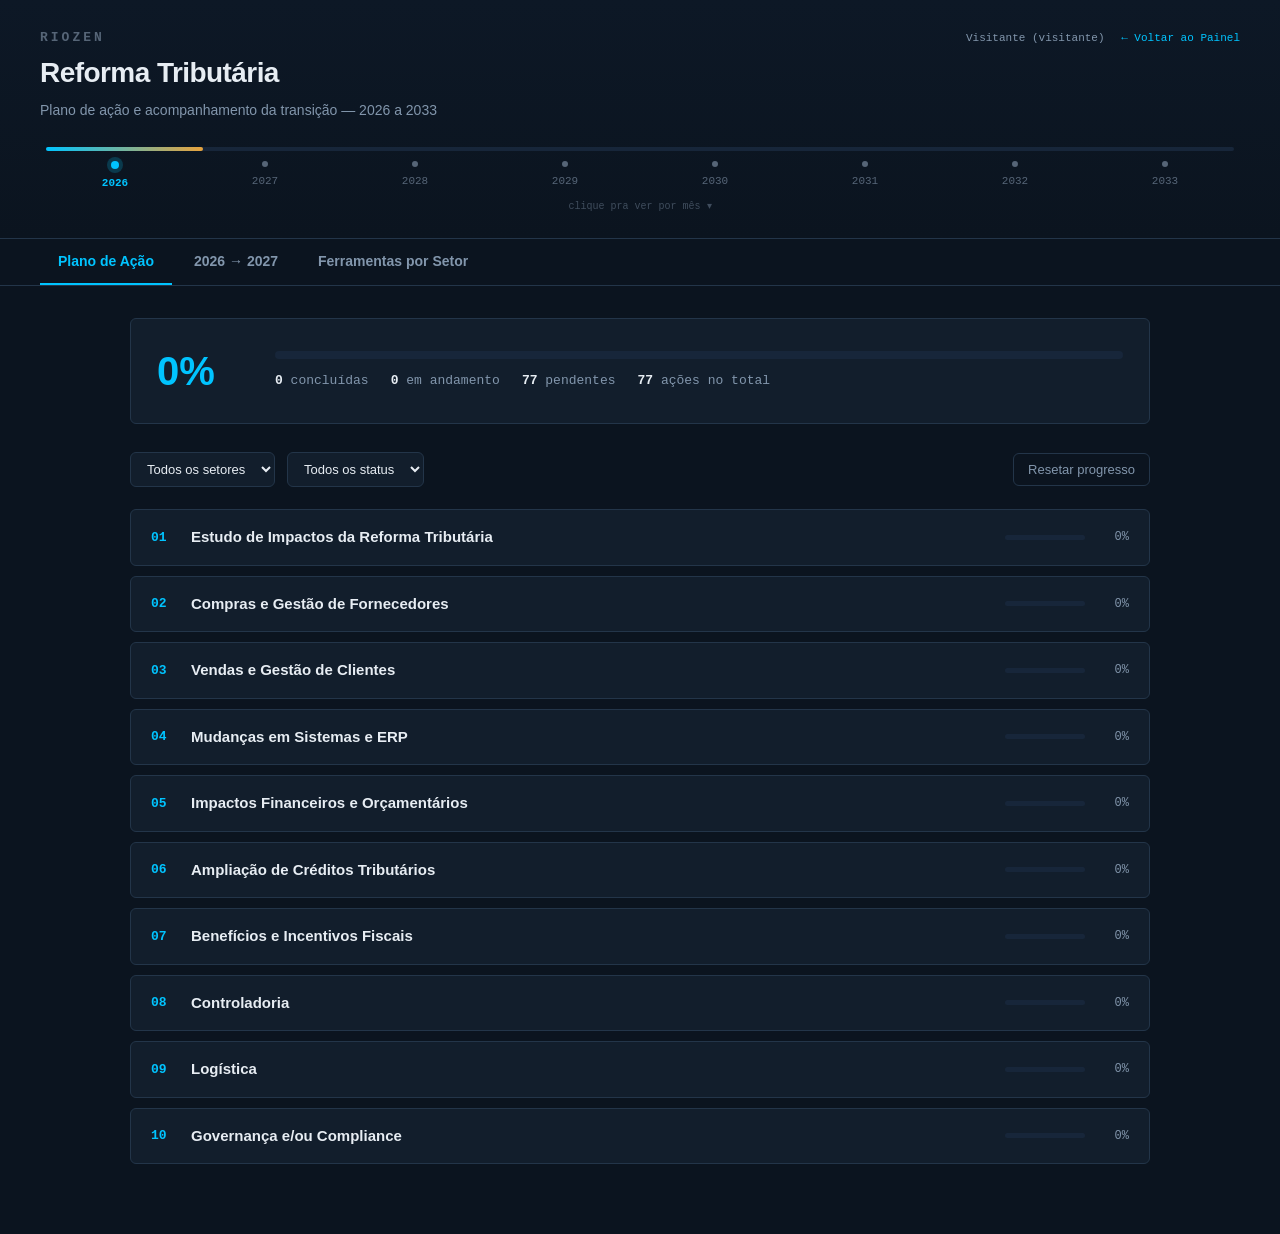
<file: reforma_tributaria.html>
<!DOCTYPE html>
<html lang="pt-BR">
<head>
<meta charset="UTF-8">
<meta name="viewport" content="width=device-width, initial-scale=1.0">
<title>Reforma Tributária — Riozen</title>
<link rel="stylesheet" href="style.css">
</head>
<body>

  <!-- ══════════════ CONTEÚDO (acesso direto, sem login) ══════════════ -->
  <div id="app-conteudo" style="display:none;">

  <header class="topo">
    <div class="topo-marca-linha">
      <div class="topo-marca"><span class="rz">RIOZEN</span></div>
      <div class="usuario-conectado">
        <span id="usuario-conectado-nome"></span>
        <a href="/" title="Voltar para o painel principal">← Voltar ao Painel</a>
      </div>
    </div>
    <h1>Reforma Tributária</h1>
    <p class="topo-sub">Plano de ação e acompanhamento da transição — 2026 a 2033</p>

    <div class="linha-tempo" id="linha-tempo-container" title="Clique pra ver por mês">
      <div class="linha-tempo-anos" id="linha-tempo-anos">
        <div class="linha-tempo-trilho">
          <div class="linha-tempo-progresso" id="progresso-anos"></div>
        </div>
        <div class="linha-tempo-marcos" id="marcos-anos">
          <span class="marco" data-ano="2026">2026</span>
          <span class="marco" data-ano="2027">2027</span>
          <span class="marco" data-ano="2028">2028</span>
          <span class="marco" data-ano="2029">2029</span>
          <span class="marco" data-ano="2030">2030</span>
          <span class="marco" data-ano="2031">2031</span>
          <span class="marco" data-ano="2032">2032</span>
          <span class="marco" data-ano="2033">2033</span>
        </div>
      </div>
      <div class="linha-tempo-meses" id="linha-tempo-meses" style="display:none;">
        <div class="linha-tempo-trilho">
          <div class="linha-tempo-progresso" id="progresso-meses"></div>
        </div>
        <div class="linha-tempo-marcos" id="marcos-meses"></div>
      </div>
      <p class="linha-tempo-dica" id="linha-tempo-dica">clique pra ver por mês ▾</p>
      <div class="linha-tempo-tooltip" id="linha-tempo-tooltip"></div>
    </div>
  </header>

  <nav class="abas-nav">
    <button class="aba-nav ativa" data-alvo="aba-plano">Plano de Ação</button>
    <button class="aba-nav" data-alvo="aba-2027">2026 → 2027</button>
    <button class="aba-nav" data-alvo="aba-setores">Ferramentas por Setor</button>
  </nav>

  <main>
    <section id="aba-plano" class="aba-conteudo ativa">

      <div class="resumo">
        <div class="resumo-pct" id="resumo-pct">0%</div>
        <div class="resumo-corpo">
          <div class="resumo-barra">
            <div class="resumo-barra-preenchida" id="resumo-barra-preenchida" style="width:0%"></div>
          </div>
          <div class="resumo-legendas">
            <span><b id="resumo-concluidas">0</b> concluídas</span>
            <span><b id="resumo-andamento">0</b> em andamento</span>
            <span><b id="resumo-pendentes">0</b> pendentes</span>
            <span><b id="resumo-total">0</b> ações no total</span>
          </div>
        </div>
      </div>

      <div class="filtros">
        <select id="filtro-setor"><option value="Todos">Todos os setores</option></select>
        <select id="filtro-status">
          <option value="Todos">Todos os status</option>
          <option value="Pendente">Pendente</option>
          <option value="Em Andamento">Em Andamento</option>
          <option value="Concluído">Concluído</option>
        </select>
        <button id="btn-resetar">Resetar progresso</button>
      </div>

      <div id="categorias"></div>

    </section>

    <section id="aba-2027" class="aba-conteudo">

      <div class="contador-caixa">
        <div class="contador-numero" id="contador-dias">—</div>
        <div class="contador-legenda">dias até 01/01/2027 — data em que o regime atual de PIS/COFINS<br>
          monofásico de veículos, autopeças e pneus deixa de valer</div>
      </div>

      <div class="ficha-secao destaque-mudanca">
        <h3>🔴 O QUE MUDA — CONFIRMADO</h3>
        <h4 class="subtitulo-card">PIS/COFINS Monofásico de Veículos, Autopeças e Pneus é revogado</h4>
        <p class="texto-corpo">
          A Lei nº 10.485/2002 (arts. 1º, 2º, 3º, 5º e 6º) — a mesma que usamos na Calculadora Fiscal pra
          calcular o PIS/COFINS de hoje — foi <b>revogada pela Lei Complementar nº 214/2025, com efeitos a
          partir de 01/01/2027</b>.
        </p>
        <p class="texto-corpo">
          Na prática: hoje, veículos, autopeças e pneus pagam PIS/COFINS num regime concentrado, com alíquotas
          específicas cobradas na fabricação/importação e 0% na revenda. A partir de 2027, esse regime deixa de
          existir — a tributação desses itens passa a seguir só o modelo novo (IBS/CBS), sem o PIS/COFINS
          separado que a Calculadora Fiscal mostra hoje na coluna "Hoje".
        </p>
      </div>

      <div class="ficha-secao destaque-pendente">
        <h3>🟢 ATUALIZAÇÃO — CBS 2027 JÁ TEM NÚMERO</h3>
        <h4 class="subtitulo-card">Alíquota de referência: IBS 0,10% + CBS 8,4%</h4>
        <p class="texto-corpo">
          Em 25/08/2026, checamos direto na API oficial da Receita Federal
          (piloto-cbs.tributos.gov.br) e o CBS de 2027 já aparece com número: <b>8,4%</b> — bem mais alto
          que o 0,9% de teste de 2026. O IBS continua em <b>0,05% (UF) + 0,05% (Município) = 0,10%</b>,
          igual já sabíamos pelo Informe Técnico 2025.002.
        </p>
        <p class="texto-corpo">
          Esse valor é oficialmente chamado de <b>"alíquota de referência"</b> (Art. 18 da LC 214/2025) —
          é o número que vale automaticamente se a União não legislar uma alíquota própria diferente pro
          CBS. Na prática, costuma ficar bem perto do que vira lei de verdade, mas ainda não é 100%
          definitivo. Vale conferir de novo mais perto de 2027.
        </p>
      </div>

      <div class="ficha-secao">
        <h3>AÇÕES DO PLANO LIGADAS A ESSA TRANSIÇÃO</h3>
        <div id="acoes-2027-lista"></div>
      </div>

      <div class="ficha-secao">
        <h3>SUGESTÕES DE PREPARAÇÃO (não é uma exigência formal — é um checklist prático)</h3>
        <div class="checklist-item">
          <span class="checklist-marca nao">☐</span>
          <span class="checklist-texto"><b>Mapear os itens que hoje usam o regime monofásico</b>
          <span>Levantar quais NCMs de veículos/autopeças/pneus a Riozen mais movimenta, usando a aba NCM do painel.</span></span>
        </div>
        <div class="checklist-item">
          <span class="checklist-marca nao">☐</span>
          <span class="checklist-texto"><b>Confirmar o cClassTrib de cada item</b>
          <span>Pra cada NCM importante, confirmar com o Fiscal qual cClassTrib vai se aplicar quando o monofásico sair.</span></span>
        </div>
        <div class="checklist-item">
          <span class="checklist-marca nao">☐</span>
          <span class="checklist-texto"><b>Revisar contratos com fornecedores</b>
          <span>Contratos que mencionem PIS/COFINS monofásico destacado precisam de cláusula de ajuste pra 2027.</span></span>
        </div>
        <div class="checklist-item">
          <span class="checklist-marca nao">☐</span>
          <span class="checklist-texto"><b>Simular o impacto nos itens mais vendidos</b>
          <span>Usar a Calculadora Fiscal (aba Ferramentas por Setor) item por item, pros produtos de maior giro.</span></span>
        </div>
        <div class="checklist-item">
          <span class="checklist-marca nao">☐</span>
          <span class="checklist-texto"><b>Confirmar com TI se o NBS já está preparado</b>
          <span>Sistema precisa parar de aplicar o monofásico e já estar apto a registrar pelo cClassTrib certo.</span></span>
        </div>
      </div>

    </section>

    <section id="aba-setores" class="aba-conteudo">
      <div id="setores-grid-view">
        <p class="topo-sub" style="margin-bottom:20px;">
          Cada setor vai ganhar sua própria ferramenta de apoio aqui, conforme formos desenvolvendo.
        </p>
        <div class="setores-grid">
          <div class="setor-card clicavel" data-ferramenta="fiscal"><h3>Fiscal</h3><p>Calculadora comparativa de carga tributária</p></div>
          <div class="setor-card clicavel" data-ferramenta="compras"><h3>Compras</h3><p>Comparador de custo líquido por fornecedor</p></div>
          <div class="setor-card clicavel" data-ferramenta="juridico"><h3>Jurídico</h3><p>Checklist — venda com isenção (taxista/PCD)</p></div>
          <div class="setor-card clicavel" data-ferramenta="comercial"><h3>Comercial</h3><p>Simulador de comissão</p></div>
          <div class="setor-card clicavel" data-ferramenta="pricing"><h3>Pricing</h3><p>Calculadora de formação de preço</p></div>
          <div class="setor-card clicavel" data-ferramenta="ti"><h3>TI</h3><p>Checklist técnico por documento fiscal</p></div>
          <div class="setor-card clicavel" data-ferramenta="financeiro"><h3>Financeiro</h3><p>Simulador de fluxo de caixa (split payment)</p></div>
          <div class="setor-card"><h3>RH</h3><p>Em construção</p></div>
          <div class="setor-card clicavel" data-ferramenta="controladoria"><h3>Controladoria</h3><p>Sugestão de plano de contas — CBS/IBS/IS</p></div>
          <div class="setor-card clicavel" data-ferramenta="logistica"><h3>Logística</h3><p>Por que a localização importa menos agora</p></div>
          <div class="setor-card clicavel" data-ferramenta="governanca"><h3>Governança</h3><p>Relatório de status pronto pra diretoria</p></div>
        </div>
      </div>

      <!-- ══════════ FISCAL — Calculadora Comparativa ══════════ -->
      <div id="ferramenta-fiscal" class="ferramenta-view" style="display:none;">
        <button class="btn-voltar-lista btn-voltar-setores">← Voltar pros setores</button>
        <h2 class="ferramenta-titulo">Calculadora Comparativa de Carga Tributária</h2>
        <p class="topo-sub">Compara o PIS/COFINS de hoje (veículos, autopeças e pneus) com o IBS/CBS da fase de
          teste de 2026. <b>Cobertura:</b> só os NCMs mapeados no regime monofásico da Lei 10.485/2002.</p>

        <div class="ficha-secao">
          <h3>1. VALOR DA OPERAÇÃO</h3>
          <input type="number" id="calc-fiscal-valor" class="input-ferramenta" placeholder="Valor de venda (R$)" min="0" step="0.01">
        </div>

        <div class="ficha-secao">
          <h3>2. NCM — REGIME DE HOJE</h3>
          <input type="text" id="calc-fiscal-ncm-busca" class="input-ferramenta" placeholder="Digite o NCM (com ou sem ponto) ou parte da descrição">
          <div id="calc-fiscal-ncm-lista" class="lista-resultados-compacta"></div>
          <div id="calc-fiscal-ncm-selecionado" class="selecionado-box"></div>
          <label class="rotulo-campo" style="margin-top:12px;">Situação do veículo/item</label>
          <select id="calc-fiscal-situacao" class="input-ferramenta">
            <option value="novo">Novo</option>
            <option value="usado">Usado (inclusive ex-test-drive/frota)</option>
          </select>
        </div>

        <div class="ficha-secao">
          <h3>3. cClassTrib — REGIME DA REFORMA (FASE DE TESTE 2026)</h3>
          <input type="text" id="calc-fiscal-cct-busca" class="input-ferramenta" placeholder="Digite o código cClassTrib ou parte da descrição">
          <div id="calc-fiscal-cct-lista" class="lista-resultados-compacta"></div>
          <div id="calc-fiscal-cct-selecionado" class="selecionado-box"></div>
        </div>

        <div id="calc-fiscal-resultado"></div>
      </div>

      <!-- ══════════ PRICING — Formação de Preço ══════════ -->
      <div id="ferramenta-pricing" class="ferramenta-view" style="display:none;">
        <button class="btn-voltar-lista btn-voltar-setores">← Voltar pros setores</button>
        <h2 class="ferramenta-titulo">Calculadora de Formação de Preço</h2>
        <p class="topo-sub">Mostra o preço de venda necessário pra manter a margem desejada, hoje e na fase de
          teste da reforma (2026) — mesma cobertura da calculadora Fiscal.</p>

        <div class="ficha-secao">
          <h3>1. CUSTO E MARGEM</h3>
          <div class="grid-2col">
            <div><label class="rotulo-campo">Custo do produto (R$)</label>
              <input type="number" id="calc-pricing-custo" class="input-ferramenta" min="0" step="0.01"></div>
            <div><label class="rotulo-campo">Margem desejada (%)</label>
              <input type="number" id="calc-pricing-margem" class="input-ferramenta" min="0" max="99" step="0.1"></div>
          </div>
        </div>

        <div class="ficha-secao">
          <h3>2. NCM — REGIME DE HOJE</h3>
          <input type="text" id="calc-pricing-ncm-busca" class="input-ferramenta" placeholder="Digite o NCM (com ou sem ponto) ou parte da descrição">
          <div id="calc-pricing-ncm-lista" class="lista-resultados-compacta"></div>
          <div id="calc-pricing-ncm-selecionado" class="selecionado-box"></div>
          <label class="rotulo-campo" style="margin-top:12px;">Situação do veículo/item</label>
          <select id="calc-pricing-situacao" class="input-ferramenta">
            <option value="novo">Novo</option>
            <option value="usado">Usado (inclusive ex-test-drive/frota)</option>
          </select>
        </div>

        <div class="ficha-secao">
          <h3>3. cClassTrib — REGIME DA REFORMA (FASE DE TESTE 2026)</h3>
          <input type="text" id="calc-pricing-cct-busca" class="input-ferramenta" placeholder="Digite o código cClassTrib ou parte da descrição">
          <div id="calc-pricing-cct-lista" class="lista-resultados-compacta"></div>
          <div id="calc-pricing-cct-selecionado" class="selecionado-box"></div>
        </div>

        <div id="calc-pricing-resultado"></div>
      </div>

      <!-- ══════════ TI — Checklist Técnico ══════════ -->
      <div id="ferramenta-ti" class="ferramenta-view" style="display:none;">
        <button class="btn-voltar-lista btn-voltar-setores">← Voltar pros setores</button>
        <h2 class="ferramenta-titulo">Checklist Técnico por Documento Fiscal</h2>
        <p class="topo-sub">Escolhe um cClassTrib e vê quais grupos de campos o XML precisa ter, e em quais
          documentos fiscais esse código é aceito.</p>

        <div class="ficha-secao">
          <h3>cClassTrib</h3>
          <input type="text" id="calc-ti-cct-busca" class="input-ferramenta" placeholder="Digite o código cClassTrib, o CST ou parte da descrição">
          <div id="calc-ti-cct-lista" class="lista-resultados-compacta"></div>
        </div>

        <div id="calc-ti-resultado"></div>
      </div>

      <!-- ══════════ GOVERNANÇA — Relatório de Status ══════════ -->
      <div id="ferramenta-governanca" class="ferramenta-view" style="display:none;">
        <button class="btn-voltar-lista btn-voltar-setores no-print">← Voltar pros setores</button>
        <div class="relatorio-acoes no-print">
          <h2 class="ferramenta-titulo" style="display:inline-block;">Relatório de Status</h2>
          <button id="btn-imprimir-relatorio" class="login-botao" style="width:auto; padding:9px 20px; margin-left:16px;">Imprimir / Salvar PDF</button>
        </div>
        <div id="relatorio-corpo"></div>
      </div>

      <!-- ══════════ COMPRAS — Comparador de Custo Líquido ══════════ -->
      <div id="ferramenta-compras" class="ferramenta-view" style="display:none;">
        <button class="btn-voltar-lista btn-voltar-setores">← Voltar pros setores</button>
        <h2 class="ferramenta-titulo">Comparador de Custo Líquido por Fornecedor</h2>
        <p class="topo-sub">Compara dois fornecedores do mesmo item considerando o crédito tributário recuperável
          de cada um — o preço de tabela mais baixo nem sempre é o custo real mais baixo.</p>

        <div class="ficha-secao destaque-pendente">
          <p class="texto-corpo" style="margin:0;">
            <b>Atualizado com a LC 214/2025, Art. 47, §9º:</b> fornecedor do Simples Nacional
            <b>não significa mais "sem crédito" ou "crédito menor" por padrão</b>. A Riozen (regime
            regular) tem direito a um crédito equivalente ao valor que o fornecedor efetivamente
            recolheu através do Simples — que pode estar bem mais perto do crédito normal do que se
            imagina.
          </p>
        </div>

        <div class="ficha-secao">
          <h3>NÃO SABE QUAL % USAR? GUIA RÁPIDO</h3>
          <div class="checklist-item">
            <span class="checklist-marca sim">•</span>
            <span class="checklist-texto"><b>É veículo, autopeça, pneu ou acessório original (ex: retrovisor, para-choque)?</b>
            <span>Busca o NCM em cada fornecedor abaixo — se for um item que já mapeamos, a ferramenta
            sugere o % automaticamente.</span></span>
          </div>
          <div class="checklist-item">
            <span class="checklist-marca sim">•</span>
            <span class="checklist-texto"><b>É produto de loja/acessório de marca à venda (caneca, boné, camisa, squeeze,
            garrafa térmica, cama de pet, etc.)?</b>
            <span>Nenhum desses tem regime especial de PIS/COFINS — pode usar direto <b>9,25%</b> (fornecedor
            Regime Normal), sem precisar nem buscar o NCM (às vezes o nome oficial do NCM é bem diferente do
            nome do produto, tipo "artigos de louça" em vez de "caneca").</span></span>
          </div>
          <div class="checklist-item">
            <span class="checklist-marca sim">•</span>
            <span class="checklist-texto"><b>Fornecedor de Regime Normal, outro item comum (fora do regime monofásico)</b>
            <span>Ponto de partida típico hoje: 9,25% (PIS 1,65% + COFINS 7,6%, regime não-cumulativo padrão)
            — mas confirme se o item tem alguma regra específica.</span></span>
          </div>
          <div class="checklist-item">
            <span class="checklist-marca nao">•</span>
            <span class="checklist-texto"><b>Fornecedor do Simples Nacional</b>
            <span>Não existe um % fixo — varia pelo anexo do Simples e pela faixa de faturamento do
            fornecedor. Não dá pra chutar com segurança: peça pro fornecedor informar o valor exato
            recolhido nessa nota, ou confirme com o Fiscal.</span></span>
          </div>
        </div>

        <div class="resultado-comparativo">
          <div class="ficha-secao">
            <h3>FORNECEDOR A</h3>
            <label class="rotulo-campo">Preço de tabela (R$)</label>
            <input type="number" id="compras-preco-a" class="input-ferramenta" min="0" step="0.01">
            <label class="rotulo-campo" style="margin-top:12px;">Regime do fornecedor</label>
            <select id="compras-regime-a" class="input-ferramenta">
              <option value="normal">Regime Normal</option>
              <option value="simples">Simples Nacional</option>
            </select>
            <label class="rotulo-campo" style="margin-top:12px;">NCM do item (opcional — pra sugerir o %)</label>
            <input type="text" id="compras-ncm-busca-a" class="input-ferramenta" placeholder="Digite o NCM ou parte da descrição">
            <div id="compras-ncm-lista-a" class="lista-resultados-compacta"></div>
            <div id="compras-ncm-selecionado-a" class="selecionado-box"></div>
            <label class="rotulo-campo" style="margin-top:12px;">% de crédito recuperável sobre o preço</label>
            <input type="number" id="compras-aliq-a" class="input-ferramenta" min="0" max="100" step="0.01" placeholder="Confirme com o fornecedor — não presuma 0%">
          </div>
          <div class="ficha-secao">
            <h3>FORNECEDOR B</h3>
            <label class="rotulo-campo">Preço de tabela (R$)</label>
            <input type="number" id="compras-preco-b" class="input-ferramenta" min="0" step="0.01">
            <label class="rotulo-campo" style="margin-top:12px;">Regime do fornecedor</label>
            <select id="compras-regime-b" class="input-ferramenta">
              <option value="normal">Regime Normal</option>
              <option value="simples">Simples Nacional</option>
            </select>
            <label class="rotulo-campo" style="margin-top:12px;">NCM do item (opcional — pra sugerir o %)</label>
            <input type="text" id="compras-ncm-busca-b" class="input-ferramenta" placeholder="Digite o NCM ou parte da descrição">
            <div id="compras-ncm-lista-b" class="lista-resultados-compacta"></div>
            <div id="compras-ncm-selecionado-b" class="selecionado-box"></div>
            <label class="rotulo-campo" style="margin-top:12px;">% de crédito recuperável sobre o preço</label>
            <input type="number" id="compras-aliq-b" class="input-ferramenta" min="0" max="100" step="0.01" placeholder="Confirme com o fornecedor — não presuma 0%">
          </div>
        </div>

        <div id="compras-resultado"></div>

        <div class="aviso-calibragem">
          Você informa o % de crédito recuperável de cada fornecedor (isso varia por estado/NCM/regime —
          confirme com o Fiscal qual alíquota usar em cada caso). A ferramenta só faz a conta pra comparar.
        </div>
      </div>

      <!-- ══════════ COMERCIAL — Simulador de Comissão ══════════ -->
      <div id="ferramenta-comercial" class="ferramenta-view" style="display:none;">
        <button class="btn-voltar-lista btn-voltar-setores">← Voltar pros setores</button>
        <h2 class="ferramenta-titulo">Comercial</h2>

        <div class="sub-nav-ferramenta">
          <button class="sub-nav-btn ativo" data-subaba="comercial-comissao-view">Simulador de Comissão</button>
          <button class="sub-nav-btn" data-subaba="comercial-seminovo-view">Venda de Seminovo</button>
          <button class="sub-nav-btn" data-subaba="comercial-cf-view">Comissão Consórcio/Financiamento</button>
        </div>

        <div id="comercial-comissao-view" class="sub-conteudo">
          <p class="topo-sub">Mostra como a comissão do vendedor muda se a base de cálculo passar a ser o valor
            líquido de impostos (sem o IBS/CBS destacado) em vez do valor total da nota.</p>

          <div class="ficha-secao">
            <h3>DADOS DA VENDA</h3>
            <div class="grid-2col">
              <div><label class="rotulo-campo">Valor total da venda (R$)</label>
                <input type="number" id="comercial-valor" class="input-ferramenta" min="0" step="0.01"></div>
              <div><label class="rotulo-campo">% de comissão</label>
                <input type="number" id="comercial-comissao" class="input-ferramenta" min="0" max="100" step="0.01"></div>
            </div>
          </div>

          <div class="ficha-secao">
            <h3>cClassTrib — PARA CALCULAR O IMPOSTO DESTACADO (FASE DE TESTE 2026)</h3>
            <input type="text" id="comercial-cct-busca" class="input-ferramenta" placeholder="Digite o código cClassTrib ou parte da descrição">
            <div id="comercial-cct-lista" class="lista-resultados-compacta"></div>
            <div id="comercial-cct-selecionado" class="selecionado-box"></div>
          </div>

          <div id="comercial-resultado"></div>
        </div>

        <div id="comercial-seminovo-view" class="sub-conteudo" style="display:none;">
          <p class="topo-sub">A partir de 2027, a venda de veículo usado (ex-test-drive/frota ou seminovo
            comprado usado) não é tributada sobre o valor total — só sobre a <b>diferença entre o preço de
            venda e o valor de aquisição</b> (Art. 406 e 407 da LC 214/2025).</p>

          <div class="ficha-secao">
            <h3>DADOS DA OPERAÇÃO</h3>
            <div class="grid-2col">
              <div><label class="rotulo-campo">Valor de venda (R$)</label>
                <input type="number" id="seminovo-venda" class="input-ferramenta" min="0" step="0.01"></div>
              <div><label class="rotulo-campo">Valor de aquisição (R$)</label>
                <input type="number" id="seminovo-aquisicao" class="input-ferramenta" min="0" step="0.01"></div>
            </div>
            <label class="rotulo-campo" style="margin-top:12px;">De quem a Riozen comprou esse veículo?</label>
            <select id="seminovo-origem" class="input-ferramenta">
              <option value="pj">Pessoa Jurídica (outra empresa/concessionária)</option>
              <option value="pf">Pessoa Física (particular)</option>
            </select>
          </div>

          <div class="ficha-secao">
            <h3>cClassTrib — ALÍQUOTA EFETIVA (2027, ALÍQUOTA DE REFERÊNCIA)</h3>
            <input type="text" id="seminovo-cct-busca" class="input-ferramenta" placeholder="Digite o código cClassTrib ou parte da descrição">
            <div id="seminovo-cct-lista" class="lista-resultados-compacta"></div>
            <div id="seminovo-cct-selecionado" class="selecionado-box"></div>
          </div>

          <div id="seminovo-resultado"></div>
        </div>

        <div id="comercial-cf-view" class="sub-conteudo" style="display:none;">
          <p class="topo-sub">Comissão que a Riozen recebe ao indicar cliente pro financiamento ou consórcio.
            O tratamento tributário é diferente entre os dois — consórcio segue regra própria de base de
            cálculo (Art. 204 da LC 214/2025, regime de caixa), financiamento segue o regime normal de
            serviço — mas o <b>código cClassTrib usado na nota é o mesmo nos dois casos: 000001</b> (regra
            geral), já preenchido automaticamente abaixo.</p>

          <div class="ficha-secao">
            <h3>DADOS DA COMISSÃO</h3>
            <label class="rotulo-campo">Tipo</label>
            <select id="cf-tipo" class="input-ferramenta">
              <option value="consorcio">Consórcio</option>
              <option value="financiamento">Financiamento</option>
            </select>
            <label class="rotulo-campo" style="margin-top:12px;">Parceiro (opcional, só pra sua referência)</label>
            <input type="text" id="cf-parceiro" class="input-ferramenta" placeholder="Ex: Rodobens, Banco Toyota, ou outro">
            <label class="rotulo-campo" style="margin-top:12px;">Valor da comissão recebida (R$)</label>
            <input type="number" id="cf-valor" class="input-ferramenta" min="0" step="0.01">
          </div>

          <div class="ficha-secao">
            <h3>cClassTrib — ALÍQUOTA EFETIVA (2026 E 2027)</h3>
            <p class="texto-corpo" style="margin:0 0 10px;">Preenchido automaticamente com o código padrão
              (000001) — não achamos um código de redução específico pra comissão de consórcio/financiamento
              na tabela oficial. Pode trocar a busca abaixo se precisar usar outro código.</p>
            <input type="text" id="cf-cct-busca" class="input-ferramenta" placeholder="Digite o código cClassTrib ou parte da descrição">
            <div id="cf-cct-lista" class="lista-resultados-compacta"></div>
            <div id="cf-cct-selecionado" class="selecionado-box"></div>
          </div>

          <div id="cf-resultado"></div>
        </div>
      </div>

      <!-- ══════════ FINANCEIRO — Simulador de Fluxo de Caixa ══════════ -->
      <div id="ferramenta-financeiro" class="ferramenta-view" style="display:none;">
        <button class="btn-voltar-lista btn-voltar-setores">← Voltar pros setores</button>
        <h2 class="ferramenta-titulo">Simulador de Fluxo de Caixa — Split Payment</h2>
        <p class="topo-sub">No modelo novo, o imposto (IBS/CBS) é retido e recolhido <b>no momento do
          pagamento</b>, direto pro governo — não fica mais em caixa até a apuração do mês. Isso muda o
          capital de giro disponível.</p>

        <div class="ficha-secao">
          <h3>DADOS DA VENDA</h3>
          <div class="grid-2col">
            <div><label class="rotulo-campo">Valor da venda (R$)</label>
              <input type="number" id="financeiro-valor" class="input-ferramenta" min="0" step="0.01"></div>
            <div><label class="rotulo-campo">Prazo médio de apuração/recolhimento hoje (dias)</label>
              <input type="number" id="financeiro-prazo" class="input-ferramenta" min="0" step="1" value="35"></div>
          </div>
        </div>

        <div class="ficha-secao">
          <h3>NCM — REGIME DE HOJE (PIS/COFINS)</h3>
          <input type="text" id="financeiro-ncm-busca" class="input-ferramenta" placeholder="Digite o NCM (com ou sem ponto) ou parte da descrição">
          <div id="financeiro-ncm-lista" class="lista-resultados-compacta"></div>
          <div id="financeiro-ncm-selecionado" class="selecionado-box"></div>
        </div>

        <div class="ficha-secao">
          <h3>cClassTrib — ALÍQUOTA EFETIVA (FASE DE TESTE 2026 E 2027)</h3>
          <input type="text" id="financeiro-cct-busca" class="input-ferramenta" placeholder="Digite o código cClassTrib ou parte da descrição">
          <div id="financeiro-cct-lista" class="lista-resultados-compacta"></div>
          <div id="financeiro-cct-selecionado" class="selecionado-box"></div>
        </div>

        <div id="financeiro-resultado"></div>

        <div class="aviso-calibragem">
          Simulação simplificada — mostra só o efeito de <i>timing</i> do split payment sobre o valor do
          imposto, não substitui uma projeção completa de fluxo de caixa.
        </div>
      </div>

      <!-- ══════════ CONTROLADORIA — Sugestão de Plano de Contas ══════════ -->
      <div id="ferramenta-controladoria" class="ferramenta-view" style="display:none;">
        <button class="btn-voltar-lista btn-voltar-setores">← Voltar pros setores</button>
        <h2 class="ferramenta-titulo">Controladoria</h2>

        <div class="sub-nav-ferramenta">
          <button class="sub-nav-btn ativo" data-subaba="controladoria-contas-view">Plano de Contas</button>
          <button class="sub-nav-btn" data-subaba="controladoria-estoque-view">Crédito de Estoque 2027</button>
        </div>

        <div id="controladoria-contas-view" class="sub-conteudo">
          <p class="topo-sub">Modelo de contas novas pra contabilizar a Reforma Tributária — é um ponto de
            partida pra adaptar com o contador, não uma tabela oficial.</p>
          <div id="controladoria-contas"></div>
        </div>

        <div id="controladoria-estoque-view" class="sub-conteudo" style="display:none;">
          <p class="topo-sub">Todo veículo, autopeça ou pneu em estoque em 01/01/2027 (comprado sob o regime
            monofásico de hoje) dá direito a um crédito presumido de <b>9,25% sobre o valor do estoque</b> —
            Art. 381 da LC 214/2025. Precisa ser apurado até junho/2027, liberado em 12 parcelas mensais
            iguais, só compensável com CBS.</p>

          <div class="ficha-secao">
            <h3>VALOR DO ESTOQUE EM 31/12/2026</h3>
            <input type="number" id="estoque-valor" class="input-ferramenta" min="0" step="0.01"
              placeholder="Valor total de veículos/autopeças/pneus em estoque (R$)">
          </div>

          <div id="estoque-resultado"></div>

          <div class="aviso-calibragem">
            Só se aplica a bens novos, adquiridos de pessoa jurídica domiciliada no país ou importados pra
            revenda — não vale pra bens usados, bens do ativo imobilizado, nem imóveis (Art. 381, §1º).
          </div>
        </div>
      </div>

      <!-- ══════════ LOGÍSTICA — Localização Importa Menos ══════════ -->
      <div id="ferramenta-logistica" class="ferramenta-view" style="display:none;">
        <button class="btn-voltar-lista btn-voltar-setores">← Voltar pros setores</button>
        <h2 class="ferramenta-titulo">Por Que a Localização Importa Menos Agora</h2>
        <p class="topo-sub">Simulação conceitual: mostra como o ICMS de hoje (cobrado na origem) cria incentivo
          pra localizar centros de distribuição em certos estados, e por que isso muda com o IBS (cobrado no
          destino).</p>

        <div class="ficha-secao">
          <h3>CENÁRIO ILUSTRATIVO</h3>
          <div class="grid-2col">
            <div><label class="rotulo-campo">Estado de origem (onde fica o CD/fábrica)</label>
              <select id="logistica-origem" class="input-ferramenta">
                <option value="17">Estado com incentivo — ICMS efetivo ~17% menor na saída</option>
                <option value="0">Estado sem incentivo — ICMS cheio</option>
              </select>
            </div>
            <div><label class="rotulo-campo">Valor da mercadoria (R$)</label>
              <input type="number" id="logistica-valor" class="input-ferramenta" min="0" step="0.01" value="100000"></div>
          </div>
        </div>

        <div id="logistica-resultado"></div>
      </div>

      <!-- ══════════ JURÍDICO — Isenção Taxista/PCD ══════════ -->
      <div id="ferramenta-juridico" class="ferramenta-view" style="display:none;">
        <button class="btn-voltar-lista btn-voltar-setores">← Voltar pros setores</button>
        <h2 class="ferramenta-titulo">Jurídico</h2>

        <div class="sub-nav-ferramenta">
          <button class="sub-nav-btn ativo" data-subaba="juridico-isencao-view">Checklist Isenção Taxista/PCD</button>
          <button class="sub-nav-btn" data-subaba="juridico-clausulas-view">Biblioteca de Cláusulas</button>
          <button class="sub-nav-btn" data-subaba="juridico-revisao-view">Checklist de Revisão de Contrato</button>
        </div>

        <div id="juridico-isencao-view" class="sub-conteudo">
        <p class="topo-sub">A partir de 2027, o mecanismo de isenção de IBS/CBS pra taxista e PCD muda um pouco
          das regras atuais de ICMS/IPI — esse checklist resume os pontos técnicos (Art. 149, 150, 152 e 155 da
          LC 214/2025).</p>

        <div class="ficha-secao destaque-mudanca">
          <p class="texto-corpo" style="margin:0;">
            <b>Código a usar na nota fiscal dessa venda: cClassTrib 200015</b> — confirmado direto na tabela
            oficial: 100% de redução em IBS e 100% em CBS (isenção completa), vinculado especificamente ao
            Art. 149. Pode buscar "200015" na ferramenta de NCM e cClassTrib do painel pra ver todos os
            detalhes.
          </p>
        </div>

        <div class="ficha-secao">
          <h3>REQUISITO GERAL — VALE PROS DOIS CASOS</h3>
          <div class="checklist-item">
            <span class="checklist-marca sim">☑</span>
            <span class="checklist-texto"><b>Fabricação nacional</b>
            <span>Carro importado não se qualifica pra essa isenção, em nenhum dos dois casos.</span></span>
          </div>
          <div class="checklist-item">
            <span class="checklist-marca sim">☑</span>
            <span class="checklist-texto"><b>Mínimo 4 portas</b>
            <span>Automóvel de passageiros com 4 portas ou mais.</span></span>
          </div>
        </div>

        <div class="ficha-secao">
          <h3>TAXISTA (MOTORISTA PROFISSIONAL LICENCIADO)</h3>
          <div class="checklist-item">
            <span class="checklist-marca sim">☑</span>
            <span class="checklist-texto"><b>Motorização</b>
            <span>Só vale se o carro for elétrico, OU motor até 2.000cm³ com combustível renovável, flex ou
            híbrido — motor a combustão "puro" acima disso não se qualifica.</span></span>
          </div>
          <div class="checklist-item">
            <span class="checklist-marca sim">☑</span>
            <span class="checklist-texto"><b>Intervalo mínimo entre compras</b>
            <span>2 anos — contados da aquisição anterior com o mesmo benefício.</span></span>
          </div>
        </div>

        <div class="ficha-secao">
          <h3>PCD (DEFICIÊNCIA FÍSICA, AUDITIVA, VISUAL, MENTAL SEVERA OU TEA)</h3>
          <div class="checklist-item">
            <span class="checklist-marca sim">☑</span>
            <span class="checklist-texto"><b>Limite de preço</b>
            <span>Até R$200.000 — o benefício fiscal em si fica limitado aos primeiros R$100.000 do valor.</span></span>
          </div>
          <div class="checklist-item">
            <span class="checklist-marca sim">☑</span>
            <span class="checklist-texto"><b>Intervalo mínimo entre compras</b>
            <span>3 anos — contados da aquisição anterior com o mesmo benefício.</span></span>
          </div>
          <div class="checklist-item">
            <span class="checklist-marca sim">☑</span>
            <span class="checklist-texto"><b>Comprador</b>
            <span>Compra deve ser feita diretamente pela pessoa com deficiência ou por representante legal —
            que fica solidariamente responsável se o imposto deixar de ser pago indevidamente.</span></span>
          </div>
        </div>

        <div class="ficha-secao destaque-mudanca">
          <h3>⚠️ ATENÇÃO NA TROCA/RECOMPRA DESSES VEÍCULOS</h3>
          <p class="texto-corpo" style="margin:0;">
            Se um desses carros for revendido <b>antes</b> do prazo mínimo (2 ou 3 anos) pra alguém que
            <b>não</b> tem o mesmo direito, quem vendeu — a pessoa, não a concessionária — precisa pagar o
            imposto que foi dispensado, com multa e juros. Vale checar a data de aquisição original antes de
            aceitar um veículo desses numa troca, pra evitar dúvida na negociação. Exceções: perda total/roubo
            (seguradora), falecimento do beneficiário, ou alienação fiduciária em garantia.
          </p>
        </div>
        </div>

        <div id="juridico-clausulas-view" class="sub-conteudo" style="display:none;">
        <p class="topo-sub">Modelos de cláusula pra adaptar com o Jurídico antes de usar num contrato de
          verdade — cada uma cita a base legal exata que já levantamos na LC 214/2025. Clique em "Copiar" pra
          levar o texto pronto.</p>

        <div class="ficha-secao">
          <h3>1. REVISÃO POR ALTERAÇÃO TRIBUTÁRIA</h3>
          <p class="texto-corpo">Use em qualquer contrato de longa duração que atravesse a transição
            (2026-2033) — fornecedor, parceria, aluguel, prestação de serviço continuada.</p>
          <div class="clausula-texto" id="clausula-1">CLÁUSULA — DA REVISÃO POR ALTERAÇÃO TRIBUTÁRIA
Considerando o período de transição da Reforma Tributária instituída pela Emenda Constitucional nº 132/2023 e regulamentada pela Lei Complementar nº 214/2025, que se estende até o ano de 2033, as partes acordam que, na hipótese de alteração das alíquotas de IBS, CBS ou Imposto Seletivo aplicáveis ao objeto deste contrato, os preços e/ou condições ora pactuados poderão ser revistos mediante notificação prévia de 30 (trinta) dias, de modo a preservar o equilíbrio econômico-financeiro original da avença.</div>
          <button class="btn-copiar-clausula" data-alvo="clausula-1">📋 Copiar</button>
        </div>

        <div class="ficha-secao">
          <h3>2. RESPONSABILIDADE TRIBUTÁRIA (IBS/CBS)</h3>
          <p class="texto-corpo">Use pra deixar claro, em qualquer contrato de compra e venda ou prestação de
            serviço, quem responde pelo IBS/CBS de cada etapa.</p>
          <div class="clausula-texto" id="clausula-2">CLÁUSULA — DA RESPONSABILIDADE TRIBUTÁRIA
Cada parte responde pelo recolhimento dos tributos (IBS, CBS e, quando aplicável, Imposto Seletivo) que lhe forem legalmente atribuídos em razão da natureza da operação objeto deste contrato, nos termos da Lei Complementar nº 214/2025, sem prejuízo das hipóteses de responsabilidade solidária expressamente previstas em lei, incluindo, quando cabível, o disposto no art. 24, §§ 4º e 5º, da referida Lei Complementar.</div>
          <button class="btn-copiar-clausula" data-alvo="clausula-2">📋 Copiar</button>
        </div>

        <div class="ficha-secao">
          <h3>3. REGIME TRIBUTÁRIO DO FORNECEDOR (SIMPLES x REGULAR)</h3>
          <p class="texto-corpo">Use em contrato de fornecimento — garante que o fornecedor informe o valor
            recolhido, pra Riozen conseguir tomar o crédito certo (Art. 47, §9º).</p>
          <div class="clausula-texto" id="clausula-3">CLÁUSULA — DO REGIME TRIBUTÁRIO DO FORNECEDOR
O FORNECEDOR declara estar enquadrado no regime [Regular / Simples Nacional] do IBS e da CBS, comprometendo-se a informar à CONTRATANTE, a cada operação, o valor efetivamente recolhido a título desses tributos, para fins de apropriação do crédito a que a CONTRATANTE fizer jus, nos termos do art. 47, §9º, da Lei Complementar nº 214/2025.</div>
          <button class="btn-copiar-clausula" data-alvo="clausula-3">📋 Copiar</button>
        </div>

        <div class="ficha-secao">
          <h3>4. SPLIT PAYMENT / PRAZO DE PAGAMENTO</h3>
          <p class="texto-corpo">Use pra deixar claro que o valor líquido recebido pode vir menor que o valor
            da operação, por causa da retenção automática do imposto.</p>
          <div class="clausula-texto" id="clausula-4">CLÁUSULA — DO SPLIT PAYMENT
As partes reconhecem que, nos termos dos arts. 32 e 33 da Lei Complementar nº 214/2025, o valor do IBS e da CBS incidente sobre os pagamentos realizados em decorrência deste contrato poderá ser retido e recolhido diretamente aos entes competentes no momento da liquidação financeira, de modo que o valor líquido recebido pela parte credora corresponderá ao valor da operação deduzido dos tributos retidos, não se caracterizando tal retenção como inadimplemento da parte devedora.</div>
          <button class="btn-copiar-clausula" data-alvo="clausula-4">📋 Copiar</button>
        </div>

        <div class="ficha-secao">
          <h3>5. COMISSÃO DE INTERMEDIAÇÃO (CONSÓRCIO/FINANCIAMENTO)</h3>
          <p class="texto-corpo">Use no contrato de parceria com Banco Toyota, Rodobens ou similar — deixa
            claro o regime de caixa pra comissão de consórcio (Art. 204).</p>
          <div class="clausula-texto" id="clausula-5">CLÁUSULA — DA COMISSÃO DE INTERMEDIAÇÃO
A CONTRATADA fará jus à comissão de intermediação prevista no Anexo/Tabela deste contrato. Tratando-se de intermediação de consórcio, a base de cálculo dos tributos incidentes sobre essa comissão será apurada pelo regime de caixa, nos termos do art. 204 da Lei Complementar nº 214/2025, considerando-se auferida a receita somente no momento do efetivo recebimento dos valores pela CONTRATADA.</div>
          <button class="btn-copiar-clausula" data-alvo="clausula-5">📋 Copiar</button>
        </div>

        <div class="ficha-secao">
          <h3>6. BASE DE CÁLCULO EM VENDA DE VEÍCULO USADO</h3>
          <p class="texto-corpo">Use em contrato de compra/venda de seminovo — registra que o imposto incide
            só sobre a margem, não sobre o valor total.</p>
          <div class="clausula-texto" id="clausula-6">CLÁUSULA — DA BASE DE CÁLCULO EM OPERAÇÃO COM BEM USADO
Nas operações de compra e venda tendo por objeto veículo usado, nos termos dos arts. 171, 406 e 407 da Lei Complementar nº 214/2025, a base de cálculo do IBS e da CBS devidos pela CONTRATANTE, quando aplicável, corresponderá exclusivamente à diferença positiva entre o valor de revenda e o valor de aquisição do bem, observado o enquadramento legal cabível conforme a origem da aquisição (pessoa física ou pessoa jurídica).</div>
          <button class="btn-copiar-clausula" data-alvo="clausula-6">📋 Copiar</button>
        </div>

        <div class="aviso-calibragem">
          Essas cláusulas são ponto de partida — sempre revise com o Jurídico antes de incluir num contrato de
          verdade. Os textos entre colchetes [assim] precisam ser preenchidos/ajustados caso a caso.
        </div>
        </div>

        <div id="juridico-revisao-view" class="sub-conteudo" style="display:none;">
        <p class="topo-sub">Checklist rápido pra revisar qualquer contrato à luz da Reforma Tributária — usa
          junto com a Biblioteca de Cláusulas ao lado.</p>

        <div class="ficha-secao">
          <div class="checklist-item">
            <span class="checklist-marca nao">☐</span>
            <span class="checklist-texto"><b>O contrato atravessa 2026-2033?</b>
            <span>Se o prazo passa pela transição da reforma, precisa da cláusula de revisão por alteração
            tributária (cláusula 1) — as alíquotas vão mudar bastante nesse período.</span></span>
          </div>
          <div class="checklist-item">
            <span class="checklist-marca nao">☐</span>
            <span class="checklist-texto"><b>Está claro quem paga o quê?</b>
            <span>Confirma se a responsabilidade por IBS/CBS de cada etapa está explícita (cláusula 2) —
            principalmente se há possibilidade de responsabilidade solidária.</span></span>
          </div>
          <div class="checklist-item">
            <span class="checklist-marca nao">☐</span>
            <span class="checklist-texto"><b>Envolve fornecedor?</b>
            <span>Confirma se o regime tributário dele (Simples ou Regular) está identificado no contrato, com
            compromisso de informar o valor recolhido (cláusula 3).</span></span>
          </div>
          <div class="checklist-item">
            <span class="checklist-marca nao">☐</span>
            <span class="checklist-texto"><b>Tem pagamento a prazo ou parcelado?</b>
            <span>Confirma se o contrato já prevê que o split payment pode reter parte do valor na hora do
            pagamento, sem isso ser inadimplemento (cláusula 4).</span></span>
          </div>
          <div class="checklist-item">
            <span class="checklist-marca nao">☐</span>
            <span class="checklist-texto"><b>É contrato de comissão (consórcio/financiamento)?</b>
            <span>Confirma se a base de cálculo pelo regime de caixa está prevista (cláusula 5).</span></span>
          </div>
          <div class="checklist-item">
            <span class="checklist-marca nao">☐</span>
            <span class="checklist-texto"><b>Envolve veículo usado?</b>
            <span>Confirma se a cláusula de base de cálculo sobre a margem está presente (cláusula 6), e se a
            origem da compra (pessoa física ou jurídica) está identificada.</span></span>
          </div>
          <div class="checklist-item">
            <span class="checklist-marca nao">☐</span>
            <span class="checklist-texto"><b>Envolve venda com isenção (taxista/PCD)?</b>
            <span>Usa o checklist específico na primeira aba — confirma fabricação nacional, motorização,
            limite de preço e intervalo mínimo entre compras.</span></span>
          </div>
        </div>
        </div>
      </div>

    </section>
  </main>

  </div>

  <script src="dados_ncm.js"></script>
  <script src="dados_cclasstrib.js"></script>
  <script src="dados_pis_cofins_monofasico.js"></script>
  <script src="dados_imposto_seletivo.js"></script>
  <script src="script.js"></script>
  <script src="ferramentas.js"></script>
</body>
</html>
</file>
<file: style.css>
/* ==========================================================================
   REFORMA TRIBUTÁRIA — RIOZEN
   Paleta: azul-marinho escuro + ciano (mesma identidade do Riozen Fiscal),
   com âmbar como acento de atenção/pendência.
   Tipografia: sans do sistema para textos, monoespaçada (Consolas) para
   códigos/dados — mesma lógica do painel desktop.
   ========================================================================== */

:root {
  --bg: #0b141f;
  --surface: #121e2c;
  --surface-2: #17263a;
  --border: #233549;
  --text: #e7edf3;
  --text-muted: #8296ac;
  --text-faint: #566577;

  --accent: #00c4ff;
  --accent-dim: #0a3a4d;
  --warn: #e8a33d;
  --success: #35d399;
  --progress: #4d7ea8;

  --font-display: -apple-system, "Segoe UI", "Helvetica Neue", Arial, sans-serif;
  --font-body: -apple-system, "Segoe UI", "Helvetica Neue", Arial, sans-serif;
  --font-mono: Consolas, "SF Mono", "Cascadia Code", "Courier New", monospace;

  --radius: 6px;
}

* { box-sizing: border-box; }

body {
  margin: 0;
  background: var(--bg);
  color: var(--text);
  font-family: var(--font-body);
  line-height: 1.5;
  -webkit-font-smoothing: antialiased;
}

::selection { background: var(--accent); color: #04202b; }

/* ── Cabeçalho ─────────────────────────────────────────────────────────── */
.topo {
  border-bottom: 1px solid var(--border);
  background: linear-gradient(180deg, #0d1826, var(--bg));
  padding: 28px 40px 24px;
}

.topo-marca {
  display: flex;
  align-items: baseline;
  gap: 14px;
  margin-bottom: 4px;
}

.topo-marca .rz {
  font-family: var(--font-mono);
  font-weight: 700;
  font-size: 13px;
  letter-spacing: 3px;
  color: var(--text-faint);
}

h1 {
  font-family: var(--font-display);
  font-size: 28px;
  font-weight: 800;
  letter-spacing: -0.02em;
  margin: 0;
}

.topo-sub {
  color: var(--text-muted);
  font-size: 14px;
  margin-top: 6px;
}

/* ── Linha do tempo (elemento de destaque) ────────────────────────────── */
.linha-tempo {
  margin-top: 26px;
  position: relative;
  cursor: pointer;
}

.linha-tempo-dica {
  text-align: center;
  font-family: var(--font-mono);
  font-size: 10px;
  color: var(--text-faint);
  margin: 8px 0 0;
  opacity: 0.7;
}
.linha-tempo:hover .linha-tempo-dica { opacity: 1; color: var(--accent); }

.linha-tempo-tooltip {
  position: absolute;
  top: calc(100% + 14px);
  left: 50%;
  transform: translateX(-50%);
  width: 260px;
  background: var(--surface-2);
  border: 1px solid var(--accent);
  border-radius: 8px;
  padding: 10px 12px;
  font-family: var(--font-body);
  font-size: 12px;
  line-height: 1.5;
  color: var(--text);
  box-shadow: 0 6px 20px rgba(0,0,0,.4);
  pointer-events: none;
  z-index: 50;
  opacity: 0;
  visibility: hidden;
  transition: opacity .12s ease;
}
.linha-tempo-tooltip.visivel { opacity: 1; visibility: visible; }
.linha-tempo-tooltip::after {
  content: "";
  position: absolute;
  bottom: 100%; left: 50%;
  transform: translateX(-50%);
  border: 6px solid transparent;
  border-bottom-color: var(--accent);
}
.linha-tempo-tooltip b { color: var(--accent); display: block; margin-bottom: 3px; font-size: 11px; }

.linha-tempo-trilho {
  position: relative;
  height: 4px;
  background: var(--surface-2);
  border-radius: 2px;
  margin: 0 6px;
}

.linha-tempo-progresso {
  position: absolute;
  top: 0; left: 0; height: 100%;
  background: linear-gradient(90deg, var(--accent), var(--warn));
  border-radius: 2px;
}

.linha-tempo-marcos {
  display: flex;
  justify-content: space-between;
  margin-top: 10px;
}

.marco {
  font-family: var(--font-mono);
  font-size: 11px;
  color: var(--text-faint);
  text-align: center;
  position: relative;
  flex: 1;
}

.marco.atual { color: var(--accent); font-weight: 700; }
.marco.atual::before {
  content: "";
  display: block;
  width: 8px; height: 8px;
  background: var(--accent);
  border-radius: 50%;
  margin: 0 auto 6px;
  box-shadow: 0 0 0 4px var(--accent-dim);
}
.marco:not(.atual)::before {
  content: "";
  display: block;
  width: 6px; height: 6px;
  background: var(--text-faint);
  border-radius: 50%;
  margin: 0 auto 6px;
}

/* ── Navegação por abas ────────────────────────────────────────────────── */
.abas-nav {
  display: flex;
  gap: 4px;
  padding: 0 40px;
  border-bottom: 1px solid var(--border);
  background: var(--bg);
}

.aba-nav {
  background: none;
  border: none;
  color: var(--text-muted);
  font-family: var(--font-body);
  font-size: 14px;
  font-weight: 600;
  padding: 14px 18px;
  cursor: pointer;
  border-bottom: 2px solid transparent;
  transition: color .15s, border-color .15s;
}

.aba-nav:hover { color: var(--text); }
.aba-nav.ativa { color: var(--accent); border-bottom-color: var(--accent); }

.aba-conteudo { display: none; padding: 32px 40px 60px; max-width: 1100px; margin: 0 auto; }
.aba-conteudo.ativa { display: block; }

/* ── Resumo de progresso geral ─────────────────────────────────────────── */
.resumo {
  background: var(--surface);
  border: 1px solid var(--border);
  border-radius: var(--radius);
  padding: 22px 26px;
  margin-bottom: 28px;
  display: flex;
  align-items: center;
  gap: 28px;
}

.resumo-pct {
  font-family: var(--font-display);
  font-size: 40px;
  font-weight: 800;
  color: var(--accent);
  min-width: 90px;
}

.resumo-corpo { flex: 1; }

.resumo-barra {
  height: 8px;
  background: var(--surface-2);
  border-radius: 4px;
  overflow: hidden;
  margin-bottom: 12px;
}

.resumo-barra-preenchida {
  height: 100%;
  background: linear-gradient(90deg, var(--accent), var(--success));
  transition: width .3s;
}

.resumo-legendas {
  display: flex;
  gap: 22px;
  font-size: 13px;
  color: var(--text-muted);
  font-family: var(--font-mono);
}

.resumo-legendas b { color: var(--text); }

/* ── Filtros ───────────────────────────────────────────────────────────── */
.filtros {
  display: flex;
  gap: 12px;
  align-items: center;
  margin-bottom: 22px;
  flex-wrap: wrap;
}

.filtros select {
  background: var(--surface);
  border: 1px solid var(--border);
  color: var(--text);
  padding: 8px 12px;
  border-radius: var(--radius);
  font-family: var(--font-body);
  font-size: 13px;
  cursor: pointer;
}

.filtros button {
  margin-left: auto;
  background: none;
  border: 1px solid var(--border);
  color: var(--text-muted);
  padding: 8px 14px;
  border-radius: var(--radius);
  font-size: 13px;
  cursor: pointer;
  font-family: var(--font-body);
}

.filtros button:hover { color: var(--warn); border-color: var(--warn); }

/* ── Categorias (accordion) ───────────────────────────────────────────── */
.categoria {
  border: 1px solid var(--border);
  border-radius: var(--radius);
  margin-bottom: 10px;
  background: var(--surface);
  overflow: hidden;
}

.categoria-cabecalho {
  display: flex;
  align-items: center;
  gap: 16px;
  padding: 16px 20px;
  cursor: pointer;
  list-style: none;
  user-select: none;
}

.categoria-cabecalho::-webkit-details-marker { display: none; }

.categoria-num {
  font-family: var(--font-mono);
  color: var(--accent);
  font-weight: 700;
  font-size: 13px;
  width: 24px;
}

.categoria-titulo {
  flex: 1;
  font-weight: 700;
  font-size: 15px;
}

.categoria-progresso {
  display: flex;
  align-items: center;
  gap: 10px;
}

.mini-barra {
  width: 80px;
  height: 5px;
  background: var(--surface-2);
  border-radius: 3px;
  overflow: hidden;
}

.mini-barra-preenchida {
  height: 100%;
  background: var(--accent);
}

.categoria-pct {
  font-family: var(--font-mono);
  font-size: 12px;
  color: var(--text-muted);
  width: 34px;
  text-align: right;
}

.categoria-corpo {
  border-top: 1px solid var(--border);
}

/* ── Linha de ação individual ──────────────────────────────────────────── */
.acao {
  display: flex;
  align-items: center;
  gap: 14px;
  padding: 12px 20px;
  border-bottom: 1px solid var(--surface-2);
  font-size: 14px;
}

.acao:last-child { border-bottom: none; }

.acao-cod {
  font-family: var(--font-mono);
  font-size: 12px;
  color: var(--text-faint);
  width: 40px;
  flex-shrink: 0;
}

.acao-desc { flex: 1; color: var(--text); }

.acao-setor {
  font-family: var(--font-mono);
  font-size: 11px;
  padding: 3px 9px;
  border-radius: 20px;
  border: 1px solid var(--cor-setor, var(--border));
  color: var(--cor-setor, var(--text-muted));
  white-space: nowrap;
}

.acao-status {
  display: flex;
  align-items: center;
  gap: 6px;
  background: none;
  border: 1px solid var(--border);
  border-radius: 20px;
  padding: 5px 12px;
  cursor: pointer;
  font-family: var(--font-body);
  font-size: 12px;
  white-space: nowrap;
  transition: opacity .15s;
}

.acao-status:hover { opacity: 0.8; }

.status-pendente { color: var(--text-muted); }
.status-andamento { color: var(--warn); border-color: var(--warn); }
.status-concluido { color: var(--success); border-color: var(--success); }

.vazio { color: var(--text-muted); text-align: center; padding: 40px; }

/* ── Registro de ação (ATA) ────────────────────────────────────────────── */
.acao-ata-toggle {
  background: none;
  border: 1px solid var(--border);
  border-radius: 20px;
  padding: 5px 10px;
  cursor: pointer;
  font-size: 12px;
  color: var(--text-faint);
  font-family: var(--font-body);
  white-space: nowrap;
}

.acao-ata-toggle:hover { color: var(--text); border-color: var(--text-muted); }
.acao-ata-toggle.tem-registro { color: var(--warn); border-color: var(--warn); }

.ata-painel {
  padding: 4px 20px 18px 74px;
  border-bottom: 1px solid var(--surface-2);
  background: #0e1826;
}

.ata-registros {
  border-left: 2px solid var(--border);
  padding-left: 16px;
  margin-bottom: 12px;
}

.ata-registro {
  padding: 8px 0;
  border-bottom: 1px dashed var(--surface-2);
  display: flex;
  flex-direction: column;
  gap: 3px;
}

.ata-registro:last-child { border-bottom: none; }

.ata-registro-data {
  font-family: var(--font-mono);
  font-size: 11px;
  color: var(--accent);
}

.ata-registro-texto {
  font-size: 13px;
  color: var(--text);
  white-space: pre-wrap;
}

.ata-vazia {
  font-size: 12px;
  color: var(--text-faint);
  font-style: italic;
  margin: 6px 0 12px;
}

.ata-novo {
  display: flex;
  gap: 8px;
  align-items: flex-start;
}

.ata-novo-texto {
  flex: 1;
  min-height: 44px;
  background: var(--surface);
  border: 1px solid var(--border);
  border-radius: var(--radius);
  color: var(--text);
  font-family: var(--font-body);
  font-size: 13px;
  padding: 8px 10px;
  resize: vertical;
}

.ata-novo-texto:focus { outline: none; border-color: var(--accent); }

.ata-novo-botao {
  background: var(--accent-dim);
  border: 1px solid var(--accent);
  color: var(--accent);
  border-radius: var(--radius);
  padding: 0 16px;
  height: 44px;
  cursor: pointer;
  font-family: var(--font-body);
  font-size: 13px;
  font-weight: 600;
  white-space: nowrap;
}

.ata-novo-botao:hover { background: var(--accent); color: #04202b; }

.ata-aviso {
  font-size: 11px;
  color: var(--text-faint);
  margin: 10px 0 0;
}

/* ── Setores (placeholder das ferramentas futuras) ────────────────────── */
.setores-grid {
  display: grid;
  grid-template-columns: repeat(auto-fill, minmax(220px, 1fr));
  gap: 14px;
}

.setor-card {
  background: var(--surface);
  border: 1px solid var(--border);
  border-radius: var(--radius);
  padding: 18px;
}

.setor-card h3 {
  margin: 0 0 6px;
  font-size: 15px;
  font-family: var(--font-mono);
}

.setor-card p {
  margin: 0;
  font-size: 12px;
  color: var(--text-faint);
}

/* ── Responsivo ────────────────────────────────────────────────────────── */
@media (max-width: 720px) {
  .topo, .abas-nav, .aba-conteudo { padding-left: 18px; padding-right: 18px; }
  .acao { flex-wrap: wrap; }
  .acao-desc { width: 100%; order: 3; }
  .resumo { flex-direction: column; align-items: flex-start; }
}

/* ── Acessibilidade ────────────────────────────────────────────────────── */
button:focus-visible, select:focus-visible, summary:focus-visible {
  outline: 2px solid var(--accent);
  outline-offset: 2px;
}

@media (prefers-reduced-motion: reduce) {
  * { transition: none !important; }
}

/* ── Login ─────────────────────────────────────────────────────────────── */
.tela-login {
  min-height: 100vh;
  display: flex;
  align-items: center;
  justify-content: center;
  padding: 20px;
}

.login-card {
  width: 100%;
  max-width: 360px;
  background: var(--surface);
  border: 1px solid var(--border);
  border-radius: var(--radius);
  padding: 32px 28px;
}

.login-label {
  display: block;
  font-size: 12px;
  color: var(--text-muted);
  margin: 16px 0 6px;
}

.tela-login input {
  width: 100%;
  background: var(--surface-2);
  border: 1px solid var(--border);
  color: var(--text);
  padding: 10px 12px;
  border-radius: var(--radius);
  font-family: var(--font-body);
  font-size: 14px;
}

.tela-login input:focus { outline: none; border-color: var(--accent); }

.login-botao {
  width: 100%;
  margin-top: 22px;
  background: var(--accent);
  border: none;
  color: #04202b;
  font-weight: 700;
  padding: 11px;
  border-radius: var(--radius);
  cursor: pointer;
  font-family: var(--font-body);
  font-size: 14px;
}

.login-botao:hover { opacity: 0.9; }

.login-erro {
  color: var(--warn);
  font-size: 12px;
  min-height: 16px;
  margin: 10px 0 0;
}

/* ── Cabeçalho com usuário conectado ───────────────────────────────────── */
.topo-marca-linha {
  display: flex;
  justify-content: space-between;
  align-items: baseline;
}

.usuario-conectado {
  font-family: var(--font-mono);
  font-size: 11px;
  color: var(--text-faint);
}

.usuario-conectado #usuario-conectado-nome { color: var(--text-muted); margin-right: 10px; }

.usuario-conectado a {
  color: var(--accent);
  text-decoration: none;
  cursor: pointer;
}

.usuario-conectado a:hover { text-decoration: underline; }

/* ── Ferramentas por Setor ─────────────────────────────────────────────── */
.setor-card.clicavel {
  cursor: pointer;
  transition: border-color .12s;
}
.setor-card.clicavel:hover { border-color: var(--accent); }
.setor-card.clicavel h3 { color: var(--accent); }
.setor-card.clicavel p { color: var(--text-muted); }

.ferramenta-view { max-width: 820px; }

/* ── Sub-navegação dentro de um setor com mais de 1 ferramenta ────────── */
.sub-nav-ferramenta {
  display: flex;
  gap: 6px;
  margin: 4px 0 18px;
  border-bottom: 1px solid var(--border);
}
.sub-nav-btn {
  background: none;
  border: none;
  color: var(--text-muted);
  font-family: var(--font-body);
  font-size: 13px;
  font-weight: 600;
  padding: 10px 4px;
  cursor: pointer;
  border-bottom: 2px solid transparent;
}
.sub-nav-btn:hover { color: var(--text); }
.sub-nav-btn.ativo { color: var(--accent); border-bottom-color: var(--accent); }
.sub-nav-btn + .sub-nav-btn { margin-left: 14px; }

/* ── Biblioteca de cláusulas (Jurídico) ────────────────────────────────── */
.clausula-texto {
  background: var(--bg);
  border: 1px solid var(--border);
  border-radius: 6px;
  padding: 14px 16px;
  font-family: var(--font-mono);
  font-size: 12.5px;
  line-height: 1.7;
  color: var(--text);
  white-space: pre-line;
  margin-bottom: 10px;
}
.btn-copiar-clausula {
  background: var(--surface-2);
  border: 1px solid var(--border);
  color: var(--text);
  font-family: var(--font-body);
  font-size: 12px;
  font-weight: 600;
  padding: 7px 14px;
  border-radius: 6px;
  cursor: pointer;
}
.btn-copiar-clausula:hover { border-color: var(--accent); color: var(--accent); }
.btn-copiar-clausula.copiado { border-color: var(--success); color: var(--success); }

.ferramenta-titulo {
  font-family: var(--font-display);
  font-size: 22px;
  font-weight: 800;
  margin: 4px 0 6px;
}

.input-ferramenta {
  width: 100%;
  background: var(--surface-2);
  border: 1px solid var(--border);
  color: var(--text);
  padding: 10px 12px;
  border-radius: var(--radius);
  font-family: var(--font-body);
  font-size: 14px;
}
.input-ferramenta:focus { outline: none; border-color: var(--accent); }

.grid-2col {
  display: grid;
  grid-template-columns: 1fr 1fr;
  gap: 16px;
}

.rotulo-campo {
  display: block;
  font-size: 11px;
  color: var(--text-faint);
  margin-bottom: 6px;
}

.lista-resultados-compacta {
  margin-top: 8px;
  max-height: 160px;
  overflow-y: auto;
  border: 1px solid var(--border);
  border-radius: var(--radius);
}
.lista-resultados-compacta:empty { display: none; border: none; }

.lista-resultados-compacta .item-resultado {
  border-radius: 0;
  border: none;
  border-bottom: 1px solid var(--surface-2);
  padding: 8px 12px;
}
.lista-resultados-compacta .item-resultado:last-child { border-bottom: none; }

.selecionado-box:empty { display: none; }
.selecionado-box {
  margin-top: 10px;
  background: var(--accent-dim);
  border: 1px solid var(--accent);
  border-radius: var(--radius);
  padding: 10px 14px;
  font-size: 13px;
}
.selecionado-box .sel-codigo { color: var(--accent); font-family: var(--font-mono); font-weight: 700; margin-right: 8px; }

.resultado-comparativo {
  display: grid;
  grid-template-columns: repeat(auto-fit, minmax(200px, 1fr));
  gap: 16px;
  margin-top: 4px;
}

.resultado-painel {
  background: var(--surface);
  border: 1px solid var(--border);
  border-radius: var(--radius);
  padding: 18px;
}
.resultado-painel h4 {
  margin: 0 0 12px;
  font-family: var(--font-mono);
  font-size: 11px;
  text-transform: uppercase;
  letter-spacing: 1px;
  color: var(--text-faint);
}
.resultado-painel.parcial { border-style: dashed; border-color: var(--warn); }
.resultado-painel .valor-pendente { color: var(--warn); font-size: 15px; font-weight: 700; }
.resultado-valor {
  font-family: var(--font-display);
  font-size: 28px;
  font-weight: 800;
  color: var(--accent);
}
.resultado-detalhe { font-size: 12px; color: var(--text-muted); margin-top: 8px; line-height: 1.6; }

.resultado-diferenca {
  grid-column: 1 / -1;
  text-align: center;
  padding: 14px;
  font-family: var(--font-mono);
  font-size: 13px;
}
.resultado-diferenca.maior { color: var(--warn); }
.resultado-diferenca.menor { color: var(--success); }

.aviso-calibragem {
  background: var(--surface);
  border: 1px dashed var(--warn);
  border-radius: var(--radius);
  padding: 12px 16px;
  font-size: 12px;
  color: var(--text-muted);
  margin-top: 14px;
}

/* ── Checklist (TI) ────────────────────────────────────────────────────── */
.checklist-item {
  display: flex;
  gap: 10px;
  align-items: flex-start;
  padding: 8px 0;
  border-bottom: 1px solid var(--surface-2);
}
.checklist-item:last-child { border-bottom: none; }
.checklist-marca {
  font-size: 15px;
  width: 18px;
  flex-shrink: 0;
}
.checklist-marca.sim { color: var(--success); }
.checklist-marca.nao { color: var(--text-faint); }
.checklist-texto b { color: var(--text); }
.checklist-texto span { display: block; font-size: 12px; color: var(--text-faint); margin-top: 2px; }

/* ── Relatório (Governança) ────────────────────────────────────────────── */
.relatorio-acoes { margin-bottom: 18px; }
.relatorio-cabecalho {
  border-bottom: 2px solid var(--accent);
  padding-bottom: 14px;
  margin-bottom: 20px;
}
.relatorio-cabecalho .data { font-family: var(--font-mono); font-size: 12px; color: var(--text-faint); }
.relatorio-categoria {
  margin-bottom: 16px;
  padding-bottom: 12px;
  border-bottom: 1px solid var(--surface-2);
}
.relatorio-categoria h4 { margin: 0 0 6px; font-size: 14px; }
.relatorio-barra-linha { display: flex; align-items: center; gap: 10px; margin-bottom: 8px; }
.relatorio-destaque {
  background: var(--surface);
  border-left: 3px solid var(--warn);
  padding: 10px 14px;
  margin-bottom: 8px;
  font-size: 13px;
}
.relatorio-destaque .cod { font-family: var(--font-mono); color: var(--warn); margin-right: 8px; }
.relatorio-destaque .ultima-ata { display: block; margin-top: 6px; font-size: 12px; color: var(--text-muted); font-style: italic; }

@media print {
  .no-print, .topo, .abas-nav { display: none !important; }
  body { background: #fff; color: #000; }
  .ferramenta-view { max-width: 100%; }
  .relatorio-cabecalho { border-color: #000; }
  .relatorio-destaque { border-left-color: #000; background: #f3f3f3; }
}

/* ── Ficha (reaproveitado pelo checklist de TI) ────────────────────────── */
.ficha-cabecalho { margin-bottom: 14px; }
.ficha-codigo { font-family: var(--font-mono); font-size: 22px; font-weight: 800; color: var(--accent); }
.ficha-desc { font-size: 14px; color: var(--text); margin-top: 4px; }

.ficha-secao {
  background: var(--surface);
  border: 1px solid var(--border);
  border-radius: var(--radius);
  padding: 16px 18px;
  margin-bottom: 14px;
}
.ficha-secao h3 {
  margin: 0 0 12px;
  font-size: 12px;
  text-transform: uppercase;
  letter-spacing: 1px;
  color: var(--text-faint);
  font-family: var(--font-mono);
}

.docs-grid {
  display: flex;
  flex-wrap: wrap;
  gap: 6px;
}

.doc-chip {
  font-family: var(--font-mono);
  font-size: 11px;
  padding: 3px 9px;
  border-radius: 4px;
  border: 1px solid var(--border);
  white-space: nowrap;
}
.doc-chip.permitido { color: var(--success); border-color: var(--success); }
.doc-chip.vedado { color: var(--text-faint); opacity: .5; }

/* ── Aba 2026 → 2027 ───────────────────────────────────────────────────── */
.contador-caixa {
  text-align: center;
  background: var(--surface);
  border: 1px solid var(--border);
  border-radius: var(--radius);
  padding: 28px 20px;
  margin-bottom: 18px;
}

.contador-numero {
  font-family: var(--font-display);
  font-size: 56px;
  font-weight: 800;
  color: var(--warn);
  line-height: 1;
}

.contador-legenda {
  font-size: 13px;
  color: var(--text-muted);
  margin-top: 10px;
  line-height: 1.5;
}

.destaque-mudanca { border-left: 3px solid var(--warn); }
.destaque-pendente { border-left: 3px solid var(--text-faint); }

.subtitulo-card {
  font-size: 15px;
  color: var(--text);
  margin: 0 0 10px;
}

.texto-corpo {
  font-size: 13px;
  color: var(--text-muted);
  line-height: 1.6;
  margin: 0 0 10px;
}
.texto-corpo:last-child { margin-bottom: 0; }

.acao-2027-linha {
  display: flex;
  align-items: center;
  gap: 12px;
  padding: 8px 0;
  border-bottom: 1px solid var(--surface-2);
  font-size: 13px;
}
.acao-2027-linha:last-child { border-bottom: none; }
.acao-2027-linha .cod { font-family: var(--font-mono); color: var(--text-faint); width: 40px; flex-shrink: 0; }
.acao-2027-linha .desc { flex: 1; }
.acao-2027-linha .setor-tag { font-family: var(--font-mono); font-size: 11px; color: var(--text-faint); }
</file>
